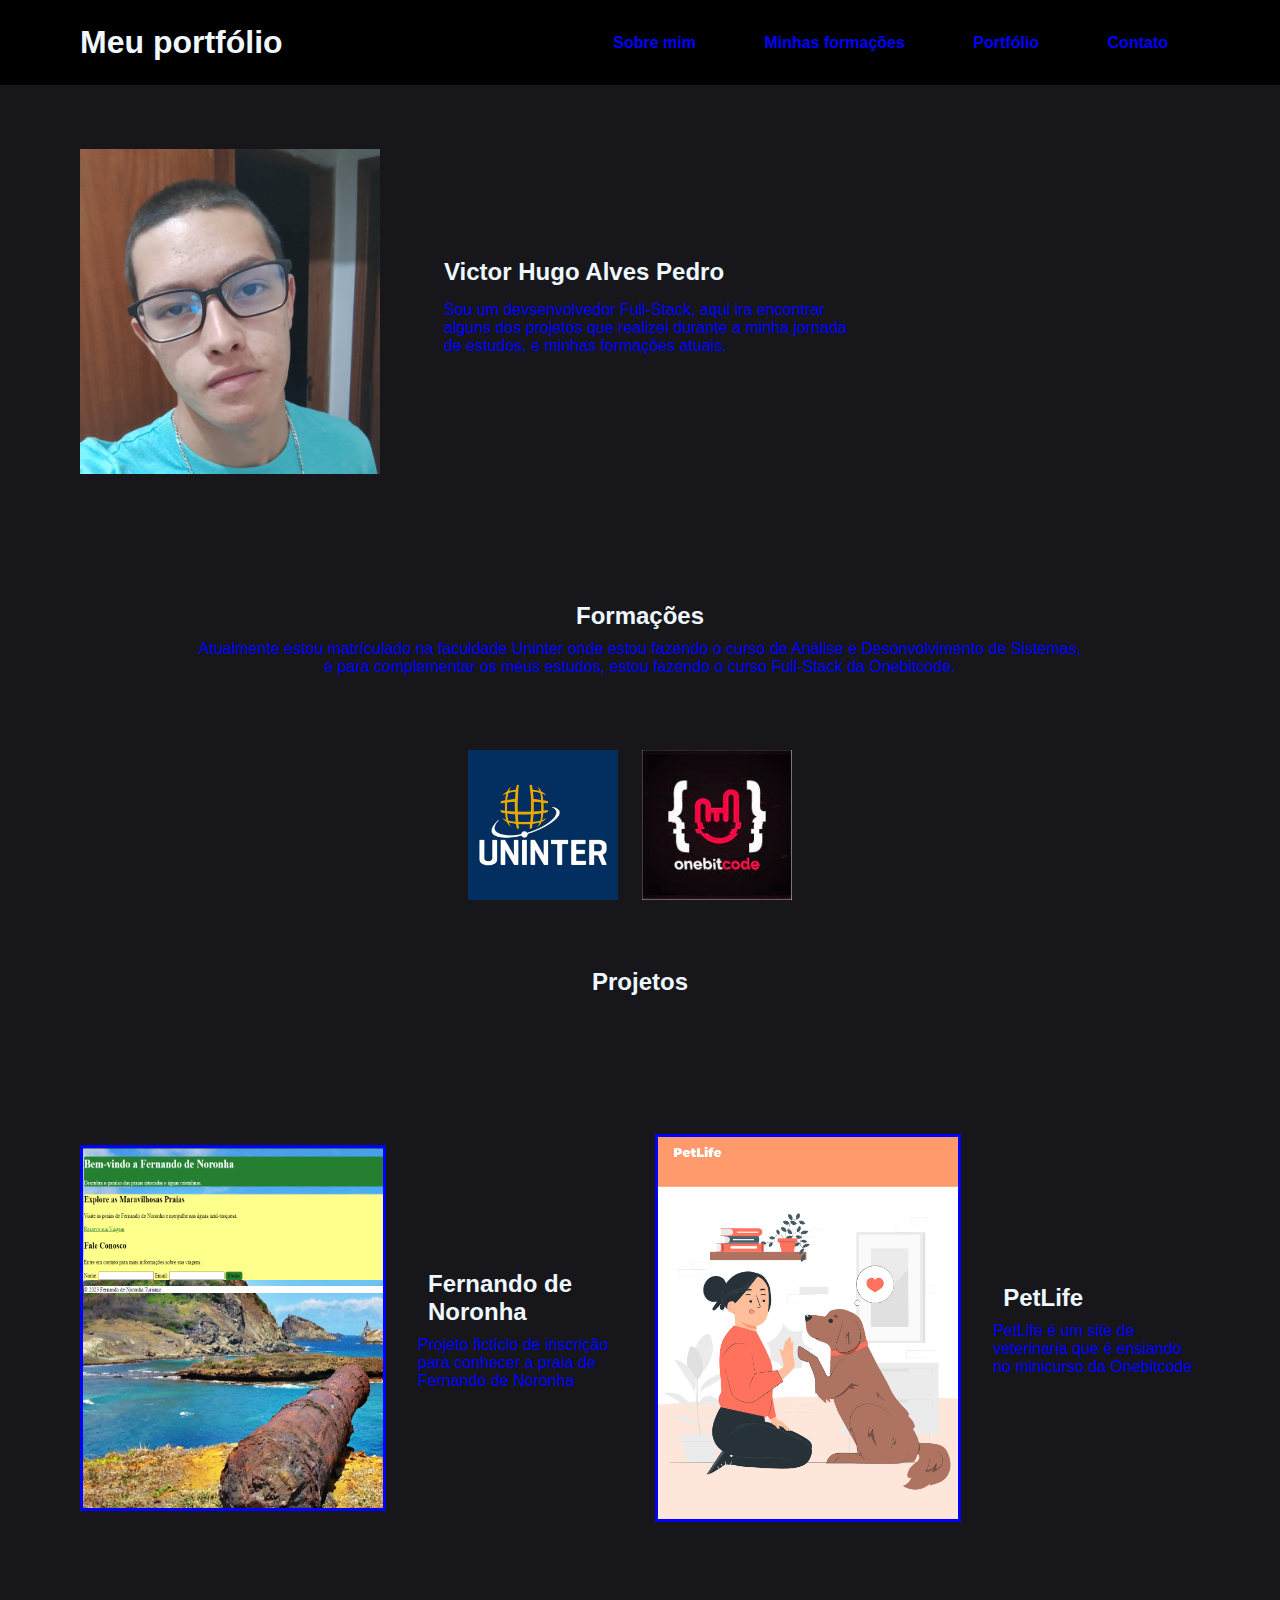
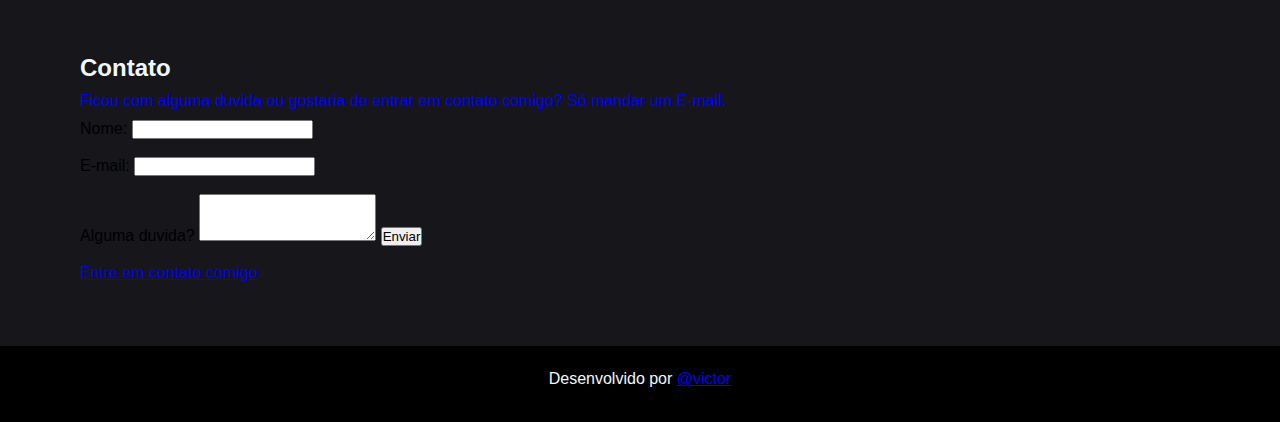
<file: index.html>
<!DOCTYPE html>
<html lang="pt-BR">
<head>
    <meta charset="UTF-8">
    <meta name="viewport" content="width=device-width, initial-scale=1.0">
    <title>Portfólio pessoal</title>
    <link rel="stylesheet" href="style.css">

</head>
<body>
    <header> <!-- Area de navegação do site -->
        <h1>Meu portfólio</h1>

        <nav> <!-- Links de navegação -->
            <a href="#sobre">Sobre mim</a>
            <a href="#formacao">Minhas formações</a>
            <a href="#portfolio">Portfólio</a>
            <a href="#contato">Contato</a>
        </nav>

    </header>
    
    <!-- Inicio do assunto principal do site -->
    <main>
        <section id="sobre"> <!-- Area que fala brevemente sobre mim -->
            
            <!-- Minha foto -->
            <img src="img/eu.jpeg" alt="Foto do Victor Hugo Alves Pedro" width="300">

            <div>
                <h2>Victor Hugo Alves Pedro</h2>

                <p>Sou um devsenvolvedor Full-Stack, aqui ira encontrar <br> alguns dos projetos que realizei durante a minha jornada <br> de estudos, e minhas formações atuais. </p>
            </div>
            

        </section>
        
        <section id="formacao"> <!-- Area que contem as minhas formações -->
            <div>
                <h2>Formações</h2>

                <p>Atualmente estou matrículado na faculdade Uninter onde estou fazendo o curso de Análise e Desonvolvimento de Sistemas, <br> e para complementar os meus estudos, estou fazendo o curso Full-Stack da Onebitcode.</p>
            </div>
                <!-- Imagens das entidades educassionais -->
            <a href="https://www.uninter.com" target="_blank"><img src="img/uninter.jpg" alt="" width="150px"></a>
            <a href="https://www.onebitcode.com" target="_blank"><img src="img/onebit.jpeg" alt="" width="150px"></a>
            
            <h2>Projetos</h2>
        </section>

        <section id="portfolio"> <!-- Area de projetos que eu fiz -->
            
            <!-- Imagem do projeto -->
            <a href="/projetos/praiaFernadoNoronha/" target="_blank"><img src="img/image.png" alt="" width="300px" height="360"></a>

                <div>
                    <h2>Fernando de Noronha</h2>
                
                    <P>Projeto fictício de inscrição para conhecer a praia de Fernando de Noronha</P>
                </div>
                
            
                <!-- Imagem do projeto -->
                <a href="/projetos/petLife/index.html" target="_blank"><img src="img/petlife.png" alt="petlife" width="300px"></a>

                <div>
                    <h2>PetLife</h2>

                    <p>PetLife é um site de veterinaria que é ensiando no minicurso da Onebitcode </p>
                </div>
                
            
            
        </section>

        <section id="contato"> <!-- Area de contato -->
            <h2>Contato</h2>

            <p>Ficou com alguma duvida ou gostaria de entrar em contato comigo? Só mandar um E-mail.</p>

            <form action="">
                <!-- Campo de nome -->
                <label for="nome">Nome:</label>
                <input type="text" id="nome" name="nome">
                <br><br>
                
                <!-- Campo de email-->
                <label for="email">E-mail:</label>
                <input type="email" id="email" name="email">
                <br><br>

                <!-- Campo para escrever a duvida ou algo que gostaria-->
                <label for="duvida">Alguma duvida?</label>
                <textarea name="duvida" id="duvida" cols="20" rows="3"></textarea>
                <button type="submit">Enviar</button>

                <br><br>

                
            </form>

            <!-- Link direcionando para o meu E-mail -->
            <a href="mailto:vivialvespedro@gmail.com.br">Entre em contato comigo</a>

        </section>
    </main>
    
    <footer>
        <div id="copyright">
            <p>Desenvolvido por <a href="">@victor</a></p>
        </div>
    </footer>
    
</body>
</html>
</file>
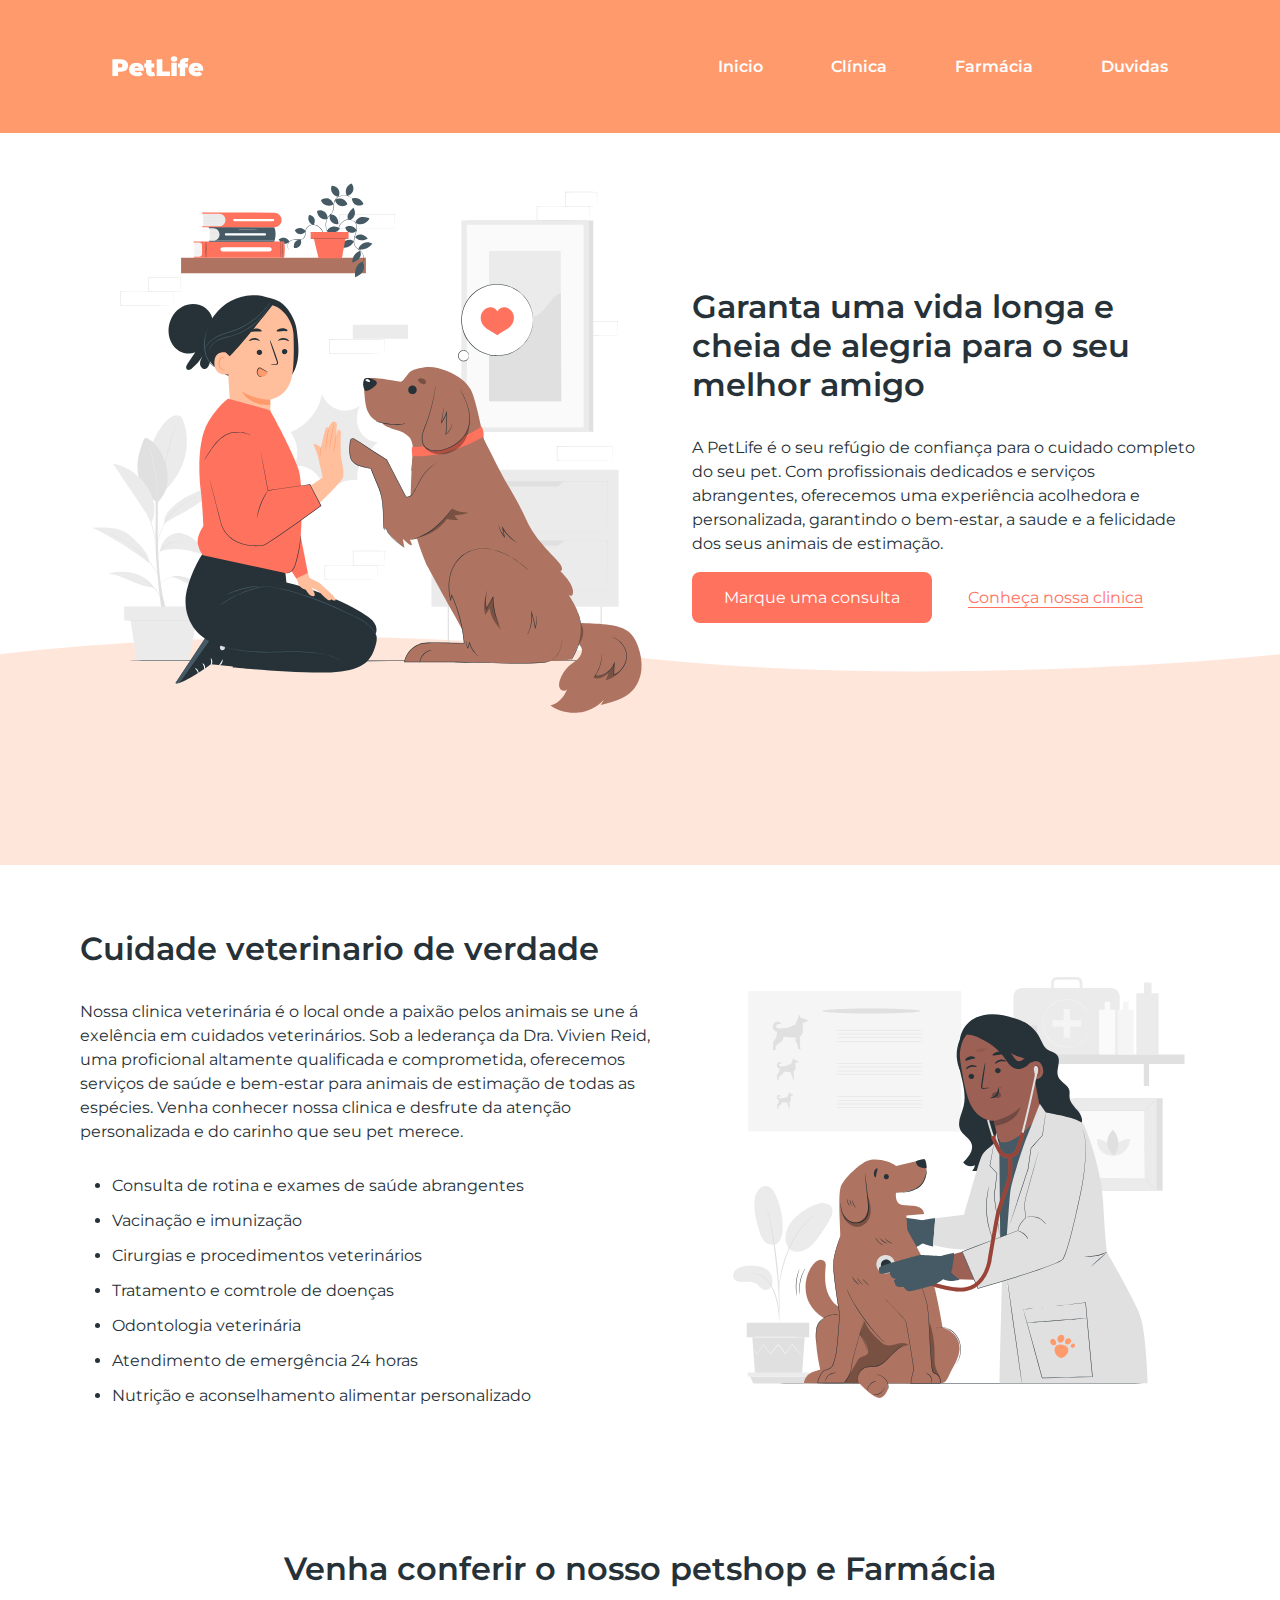
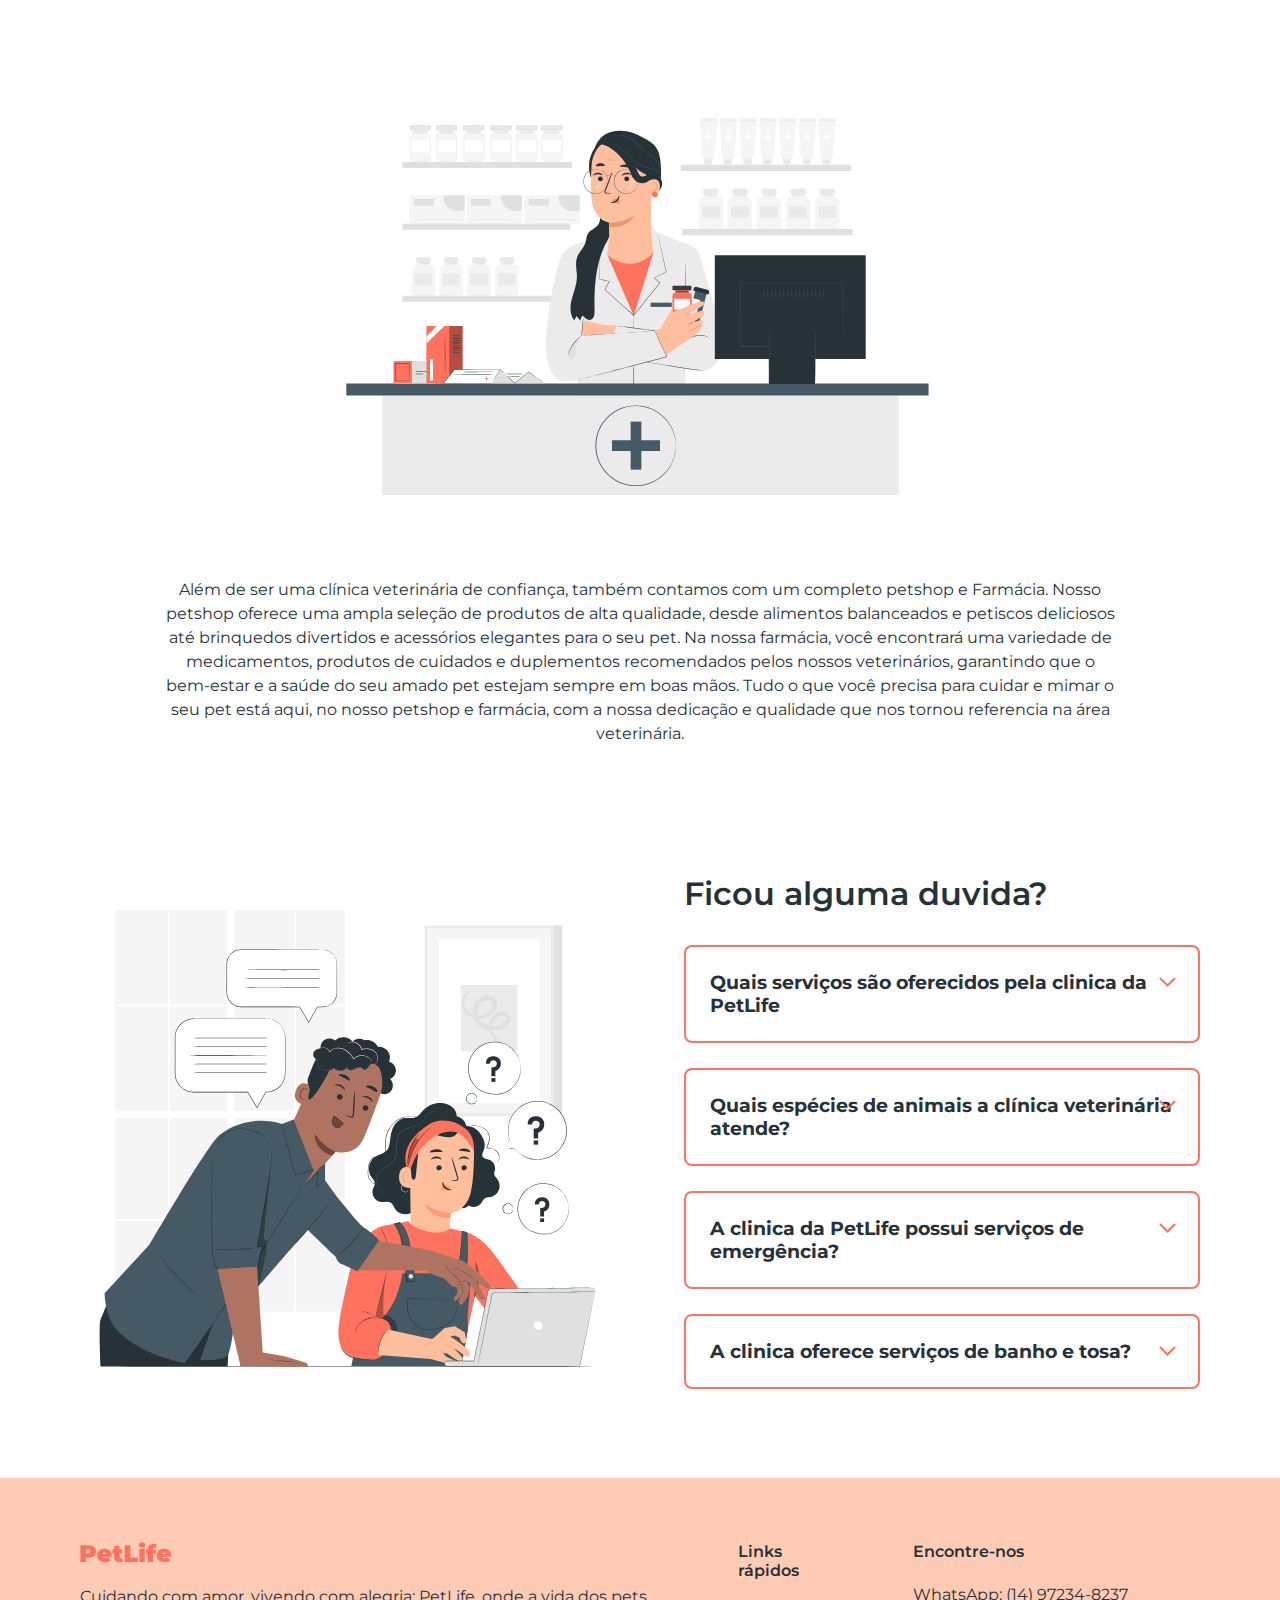
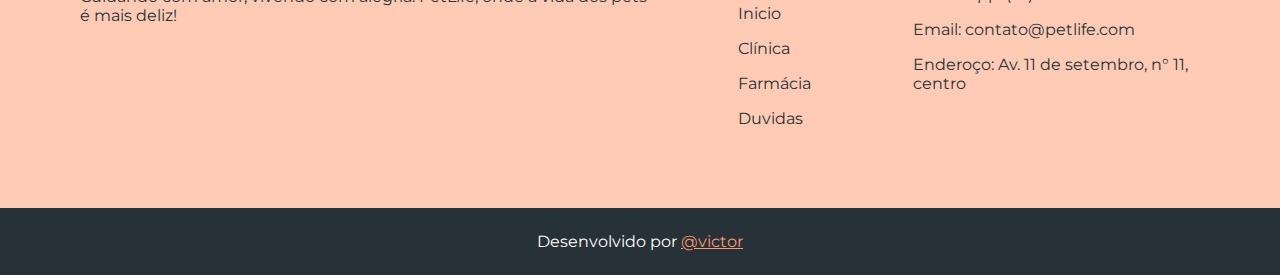
<file: projetos/petLife/index.html>
<html>

<head>
    <title>Pet Life</title>
    <meta name="description" content="Garanta uma vida longa e cheia de alegria para o seu melhor amigo">

    <link rel="stylesheet" href="index.css">
    <link rel="preconnect" href="https://fonts.googleapis.com">
    <link rel="preconnect" href="https://fonts.gstatic.com" crossorigin>
    <link href="https://fonts.googleapis.com/css2?family=Montserrat:wght@400;600&display=swap" rel="stylesheet">
</head>

<body>
    <header>
        <a href="index.html">
            <img src="img/logo-white.svg" alt="PetLife">
        </a>

        <nav>
            <a href="#inicio">Inicio</a>
            <a href="#clinica">Clínica</a>
            <a href="#farmacia">Farmácia</a>
            <a href="#duvidas">Duvidas</a>
        </nav>
    </header>

   <main>
    <section id="inicio">
        <img src="img/start-img.svg" alt="" width="580" height="580">

        <div>
            <h1>Garanta uma vida longa e cheia de alegria para o seu melhor amigo</h1>
            <p class="paragrafo">A PetLife é o seu refúgio de confiança para o cuidado completo do seu pet. Com profissionais dedicados e serviços abrangentes, oferecemos uma experiência acolhedora e personalizada, garantindo o bem-estar, a saude e a felicidade dos seus animais de estimação.</p>
            <a class="botao" href="" target="_blank">Marque uma consulta</a>
            <a class="botao-transparente" href="#clinica">Conheça nossa clinica</a>
        </div>

        <img class="absolute" src="img/shape.svg" alt="">
    </section>

    <section id="clinica"> 
        <div>
            <h2>Cuidade veterinario de verdade</h2>
            <p class="paragrafo">Nossa clinica veterinária é o local onde a paixão pelos animais se une á exelência em cuidados veterinários. Sob a lederança da Dra. Vivien Reid, uma proficional altamente qualificada e comprometida, oferecemos serviços de saúde e bem-estar para animais de estimação de todas as espécies. Venha conhecer nossa clinica e desfrute da atenção personalizada e do carinho que seu pet merece.
            </p>
            <ul>
                <li>Consulta de rotina e exames de saúde abrangentes</li>
                <li>Vacinação e imunização</li>
                <li>Cirurgias e procedimentos veterinários</li>
                <li>Tratamento e comtrole de doenças</li>
                <li>Odontologia veterinária</li>
                <li>Atendimento de emergência 24 horas</li>
                <li>Nutrição e aconselhamento alimentar personalizado</li>
            </ul>
        </div>
        
        <img src="img/clinic-img.svg" alt="" width="480" height="480" loading="lazy">
    </section>

    <section id="farmacia">
        <h2>Venha conferir o nosso petshop e Farmácia</h2>
        <img src="img/shop-img.svg" alt="" width="645" height="430" loading="lazy">
        <p class="paragrafo">Além de ser uma clínica veterinária de confiança, também contamos com um completo petshop e Farmácia. Nosso petshop oferece uma ampla seleção de produtos de alta qualidade, desde alimentos balanceados e petiscos deliciosos até brinquedos divertidos e acessórios elegantes para o seu pet. Na nossa farmácia, você encontrará uma variedade de medicamentos, produtos de cuidados e duplementos recomendados pelos nossos veterinários, garantindo que o bem-estar e a saúde do seu amado pet estejam sempre em boas mãos. Tudo o que você precisa para cuidar e mimar o seu pet está aqui, no nosso petshop e farmácia, com a nossa dedicação e qualidade que nos tornou referencia na área veterinária.</p>
    </section>

    <section id="duvidas">
        <img src="img/faq-img.svg" alt="" width="540" height="540" loading="lazy">
        <div>
            <h2>Ficou alguma duvida?</h2>
            
            <div class="duvida">
                <h3>Quais serviços são oferecidos pela clinica da PetLife</h3>
                <img src="img/arrow-down.svg" alt="">
                <p class="paragrafo">A clinica da PetLife oferece uma ampla gama de serviços, incluindo consulta de rotina, Vacinação, Cirurgias, tratamento de doenças, cuidados odontologicos, atendimento de emergencia 24 horas, programas de prevenção de pulgas, carrapatos e vermes, entre outros.
                </p>
            </div>

            <div class="duvida">
                <h3>Quais espécies de animais a clínica veterinária atende?</h3>
                <img src="img/arrow-down.svg" alt="">
                <p class="paragrafo">
                    A clinica veterinária atende animais de estimação de todas as espécies, incluindo cães, gatos, pássaros, roedores e répteis.
                </p>
            </div>

            <div class="duvida">
                <h3>A clinica da PetLife possui serviços de emergência?</h3>
                <img src="img/arrow-down.svg" alt="">
                <p class="paragrafo">
                    Sim, a clínica veterinária da PetLife oferece serviços de emergência 24 horas.
                </p>
            </div>

            <div class="duvida">
                <h3>A clinica oferece serviços de banho e tosa?</h3>
                <img src="img/arrow-down.svg" alt="">
                <p class="paragrafo">
                    Sim, a clinica veterinária da PetLife oferece serviços proficionais de banho e tosa.
                </p>
            </div>
        </div>
    </section>
   </main>

   <footer>
        <div>
            <img src="img/logo.svg" alt="PetLife">
            <p>Cuidando com amor, vivendo com alegria: PetLife, onde a vida dos pets é mais deliz!</p>
        </div>

        <div>
            <strong class="titulo">Links rápidos</strong>
            <nav>
                <a href="#inicio">Inicio</a>
                <a href="#clinica">Clínica</a>
                <a href="#farmacia">Farmácia</a>
                <a href="#duvidas">Duvidas</a>
            </nav>
        </div>

        <div>
            <strong class="titulo">Encontre-nos</strong>
            <p>WhatsApp: (14) 97234-8237</p>
            <p>Email: <a href="mailto:contato@petlife.com">contato@petlife.com</a></p>
            <p>Enderoço: Av. 11 de setembro, n° 11, centro</p>
        </div>
   </footer>
   <div id="copyright">
    Desenvolvido por <a href="" target="_blanc">@victor</a>
   </div>

   <script src="index.js"></script>
</body>

</html>
</file>
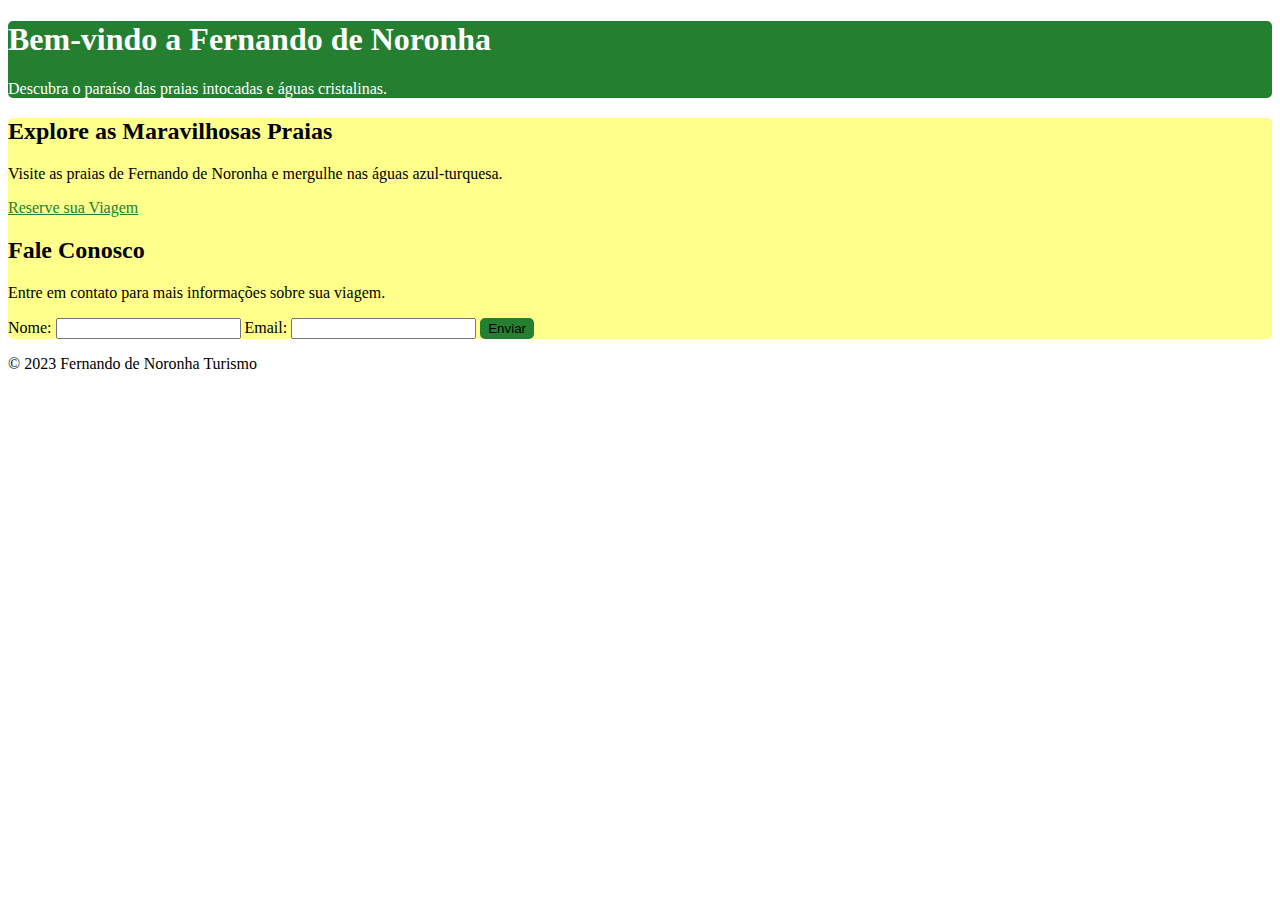
<file: projetos/praiaFernadoNoronha/index.html>
<!DOCTYPE html>
<html lang="pt-br">

<head>
    <meta charset="UTF-8">
    <meta name="viewport" content="width=device-width, initial-scale=1.0">
    <title>Exercício 1</title>
    <link rel="stylesheet" href="style.css">
</head>

<body>
    <header>
        <h1>Bem-vindo a Fernando de Noronha</h1>
        <p>Descubra o paraíso das praias intocadas e águas cristalinas.</p>
    </header>

    <main>
        <section>
            <h2>Explore as Maravilhosas Praias</h2>
            <p>Visite as praias de Fernando de Noronha e mergulhe nas águas azul-turquesa.</p>
            <a href="#contact">Reserve sua Viagem</a>
        </section>

        <section id="contact">
            <h2>Fale Conosco</h2>
            <p>Entre em contato para mais informações sobre sua viagem.</p>
            <form>
                <label for="name">Nome:</label>
                <input type="text" id="name" name="name" required>
                <label for="email">Email:</label>
                <input type="email" id="email" name="email" required>
                <button type="submit">Enviar</button>
            </form>
        </section>
    </main>

    <footer>
        <p>© 2023 Fernando de Noronha Turismo</p>
    </footer>
</body>

</html>
</file>
<file: style.css>
/* Aqui foi onde coloquei o espaçamento do conteudo do site e seu estilo */

* {
    font-family: 'Montserrat', sans-serif;
    margin: 0;
    padding: 0;
}

body {
    background-color: #16161b;
}

h1, h2 {
    color: aliceblue;
}

p {
    color: blue;
}

header {
    background-color: #000000;
    display: flex;
    align-items: center;
    justify-content: space-between;
    padding-left: 80px;
    padding-right: 80px;
    padding-top: 24px;
    padding-bottom: 24px;
}

header a {
    font-weight: 600;
    padding: 32px;
    text-decoration: none;
    color: blue;
}

#sobre {
    display: flex;
    align-items: center;
    gap: 64px;
    padding: 64px 80px;
}

#sobre h2 {
    padding-bottom: 15px;
}

#formacao {
    padding: 64px 80px;
    text-align: center;
}

#formacao h2 {
    padding-bottom: 10px;
}

#formacao img {
    margin: 64px auto;
    padding-right: 20px;
}

#portfolio {
    display: flex;
    align-items: center;
    gap: 32px;
    padding: 64px 80px;
}

#portfolio h2 {
    padding: 10px;
    
}

#portfolio img {
    border: solid;
    border-color: blue;
}

#contato {
    padding: 64px 80px;
}

#contato h2, p {
    padding-bottom: 10px;
}

footer {
    background-color: #000000;
    padding: 24px;
    text-align: center;
}
footer p {
    color: aliceblue;
}

footer a {
    color: blue;
}
</file>
<file: projetos/petLife/index.css>
* {
    box-sizing: border-box;
    font-family: 'Montserrat', sans-serif;
    margin: 0;
    padding: 0;
}

body {
    color: #263138;
}

header {
    background-color: #FF9A6C;
    display: flex;
    align-items: center;
    justify-content: space-between;
    padding-left: 80px;
    padding-right: 80px;
    padding-top: 24px;
    padding-bottom: 24px;
}

header a {
    color: #FFFFFF;
    font-weight: 600;
    padding: 32px;
    text-decoration: none;
}

#inicio {
    display: flex;
    align-items: center;
    gap: 32px;
    padding: 24px 80px 128px 80px;
    position: relative;
}

h1, h2 {
    font-weight: 600;
    font-size: 32px;
    margin-bottom: 32px;
}

.paragrafo {
    line-height: 150%;
    margin-bottom: 32px;
}

.botao {
    background-color: #FF725E;
    border-radius: 8px;
    color: #FFFFFF;
    padding: 16px 32px;
    text-decoration: none;
}

.botao-transparente {
    background-color: transparent;
    color: #FF725E;
    padding: 16px 32px;
    text-underline-offset: 4px;
}

.absolute {
    position: absolute;
    bottom: 0;
    left: 0;
    width: 100%;
    z-index: -10;
}

#clinica {
    display: flex;
    align-items: center;
    gap: 64px;
    padding: 64px 80px;
}

#clinica li {
    margin-bottom: 16px;
    margin-left: 32px;
}

#farmacia {
    padding: 64px 80px;
    text-align: center;
}

#farmacia img {
    margin: 64px auto;
}

#farmacia .paragrafo {
    max-width: 950px;
    margin: 0 auto;
}

#duvidas {
    display: flex;
    align-items: center;
    gap: 64px;
    padding: 64px 80px;
}

.duvida {
    position: relative;
}



.duvida h3 {
    border: 2px solid #FF725E;
    border-radius: 8px;
    cursor: pointer;
    padding: 24px;
}

.duvida img {
    position: absolute;
    top: 32px;
    right: 24px;
}

.duvida .paragrafo {
    border-right: 1px solid #FF725E;
    border-bottom: 1px solid #FF725E;
    border-left: 1px solid #FF725E;
    border-radius: 0 0 8px 8px;
    margin-top: -8px;
    padding: 0 24px;
    height: 0;
    opacity: 0;
    overflow: hidden;
    transition: .2s;
}

.duvida.ativa .paragrafo {
    height: fit-content;
    opacity: 1;
    padding: 24px;
}

footer {
    background-color: rgba(255, 152, 108, 0.5);
    display: flex;
    justify-content: space-between;
    gap: 80px;
    padding: 64px 80px;
}

footer img,
footer .titulo {
    display: block;
    font-weight: 600;
    margin-bottom: 24px;
}

footer nav a {
    color: #263138;
    display: block;
    margin-bottom: 16px;
    text-decoration: none;
}

footer p {
    margin-bottom: 16px;
}

footer p a {
    color: #263138;
    text-decoration: none;
}

#copyright {
    background-color: #263138;
    color: #FFFFFF;
    padding: 24px;
    text-align: center;
}

#copyright a {
    color: #FF9A6C;
}
</file>
<file: projetos/praiaFernadoNoronha/style.css>
body {
    background-image: url(https://www.viagenspossiveis.com.br/wp-content/uploads/2013/02/C360_2012-11-19-17-59-02.jpg;);
    background-size: cover;
}

header {
    background-color: #248030;
    border-radius: 5px;
    color: #ffffff;
}

main {
    background-color: #ffff8c;
    border-radius: 5px;
}

a {
    color: #248030;
}

button {
    background-color: #248030;
    border: 2px solid #248030;
    border-radius: 5px;
}

footer {
    background-color: #ffffff;
    border-radius: 4px;
}
</file>
